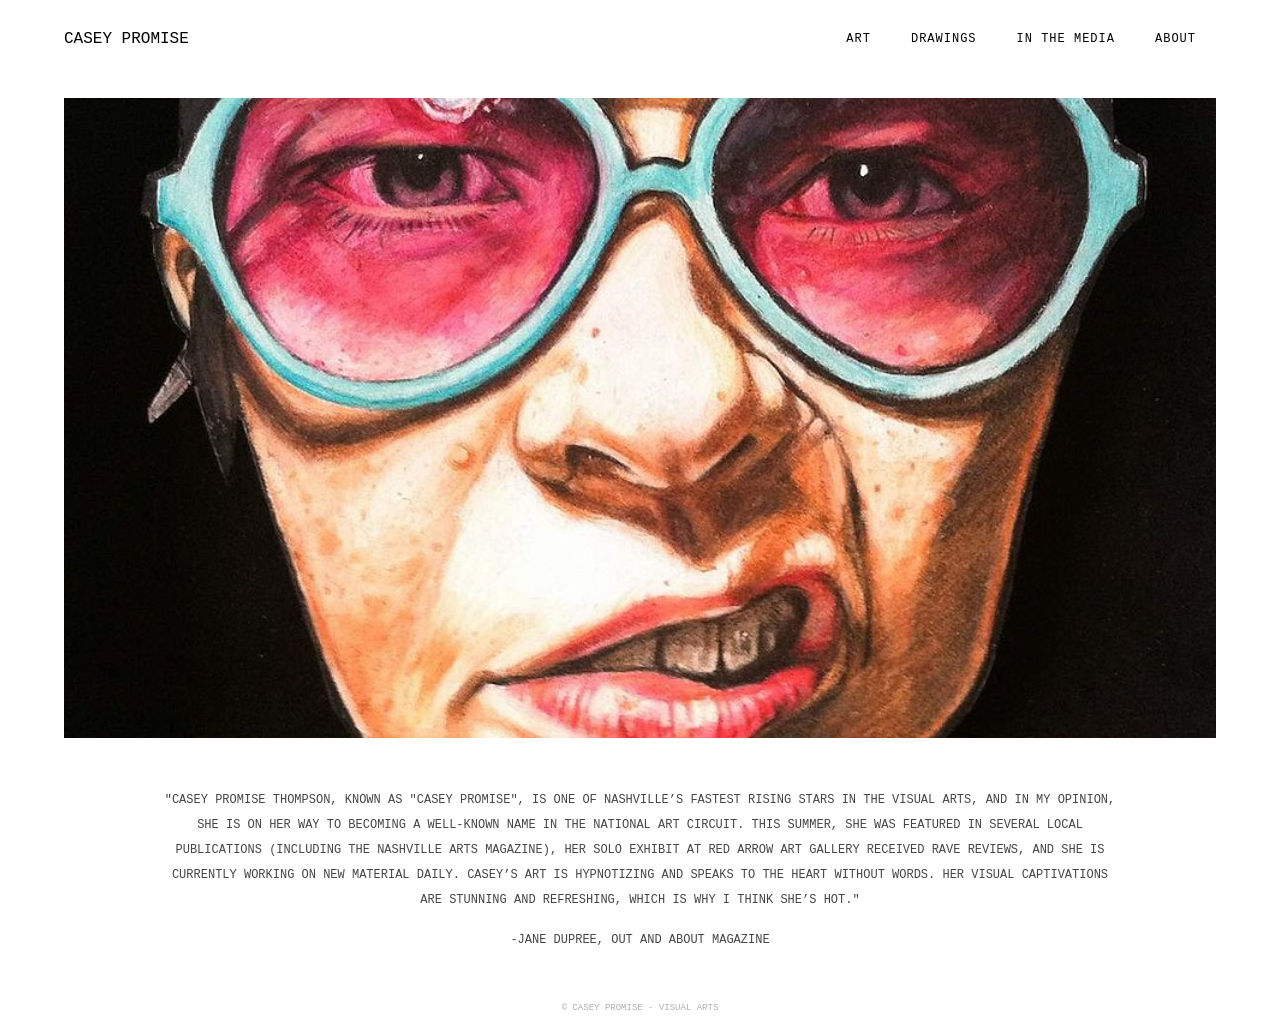
<file: index.html>
<!DOCTYPE html>
<html lang="en">
<head>
    <meta charset="UTF-8">
    <meta name="viewport" content="width=device-width, initial-scale=1.0">
    <title>Casey Promise - Visual Arts | Home</title>
</head>
<link rel="stylesheet" href="styles.css">
<body id="body">
    <div id="top_of_page"></div>
    <nav>
        <div class="name"><a href="index.html">casey promise</a></div>
        <div class="exports" id="exports">
            <a href="art.html">art</a>
            <a href="drawings.html">drawings</a>
            <a href="in_the_media.html">in the media</a>
            <a href="about.html">about</a>
        </div>
        <div class="menu-btn" onclick="viewMenu()" id="menuBtn"><div></div><div></div><div></div></div>
    </nav>
    <!-- s -->
    <div class="index-container-one">
        <img src="main1.JPG" alt="">
    </div>
    <div class="index-container-two">
        <p>"casey promise thompson, known as "casey promise", is one of nashville’s fastest rising stars in the visual arts, and in my opinion, she is on her way to becoming a well-known name in the national art circuit. this summer, she was featured in several local publications (including the nashville arts magazine), her solo exhibit at red arrow art gallery received rave reviews, and she is currently working on new material daily. casey’s art is hypnotizing and speaks to the heart without words. her visual captivations are stunning and refreshing, which is why i think she’s hot."</p>
        </br>
        <p style="margin-top: -10px;">-jane dupree, out and about magazine</p>
    </div>
    <!-- e -->
    <footer>© casey promise - visual arts</footer>
</body>
<script src="script.js"></script>
</html>
</file>
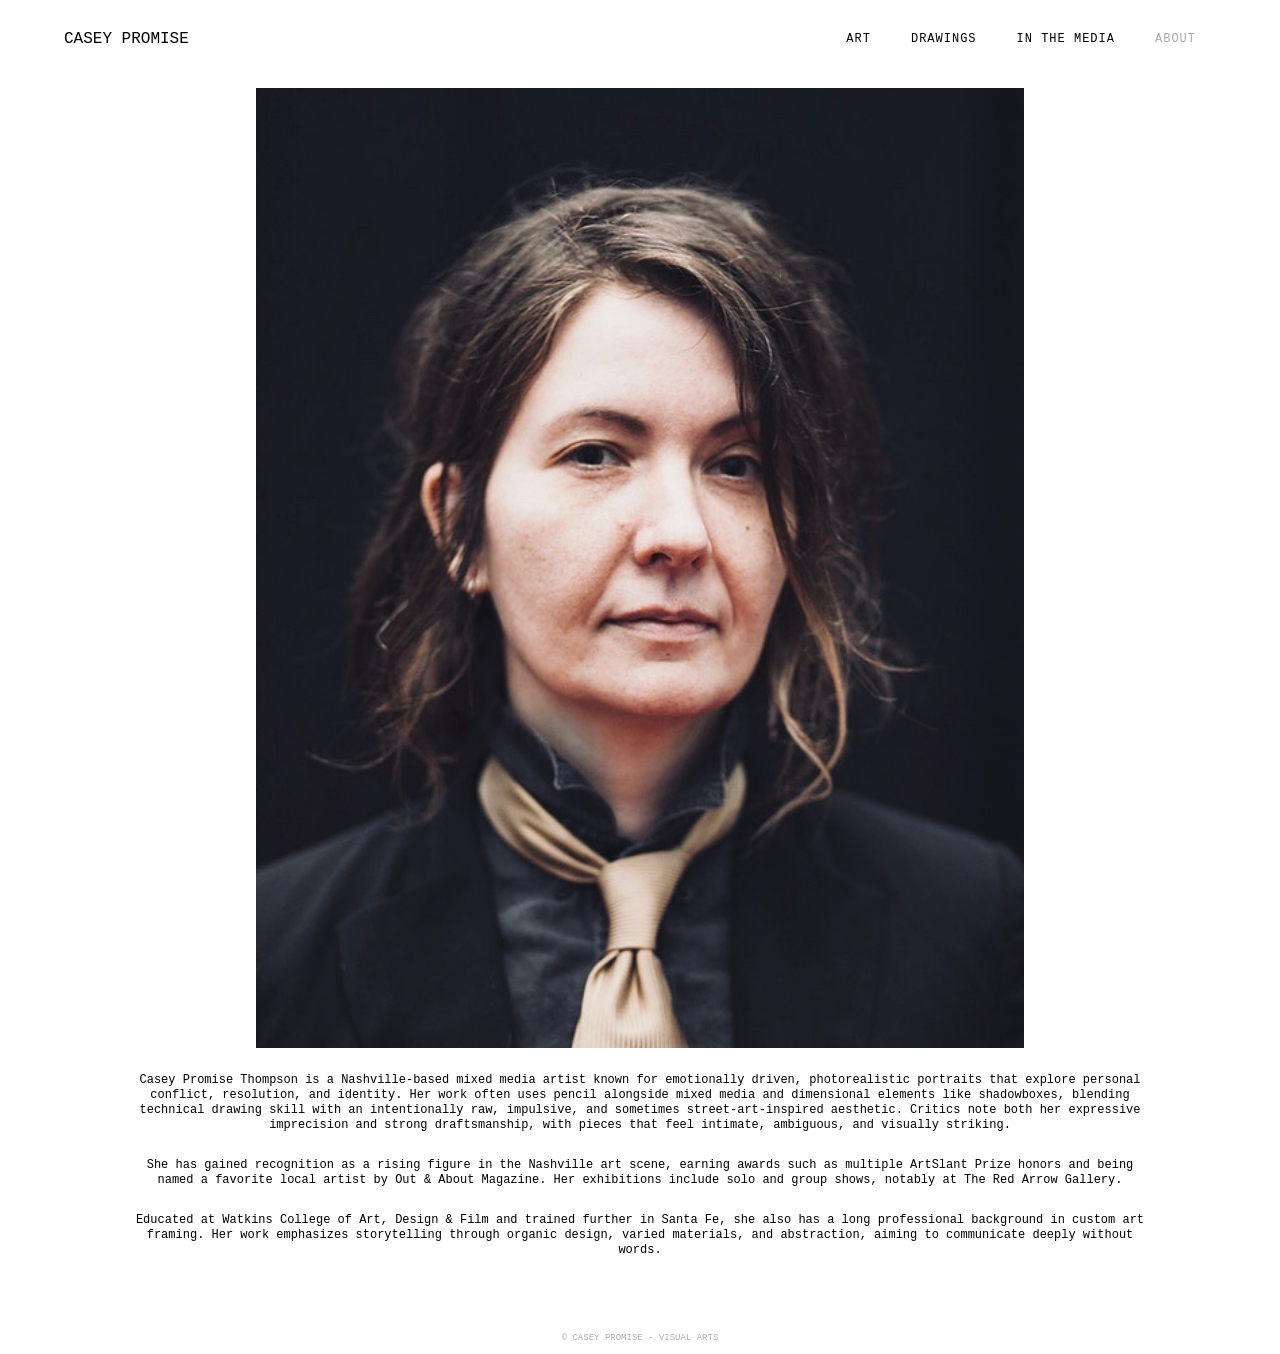
<file: about.html>
<!DOCTYPE html>
<html lang="en">
<head>
    <meta charset="UTF-8">
    <meta name="viewport" content="width=device-width, initial-scale=1.0">
    <title>Casey Promise - Visual Arts | About</title>
</head>
<body id="body">
    <div id="top_of_page"></div>
    <nav>
        <div class="name"><a href="index.html">casey promise</a></div>
        <div class="exports" id="exports">
            <a href="art.html">art</a>
            <a href="drawings.html">drawings</a>
            <a href="in_the_media.html">in the media</a>
            <a class = "active_link" href="about.html">about</a>
        </div>
        <div class="menu-btn" onclick="viewMenu()" id="menuBtn"><div></div><div></div><div></div></div>
    </nav>
    <!-- s -->
     <div class="about-container-one">
        <img src="c1.jpg" alt="">
        <p>Casey Promise Thompson is a Nashville-based mixed media artist known for emotionally driven, photorealistic portraits that explore personal conflict, resolution, and identity. Her work often uses pencil alongside mixed media and dimensional elements like shadowboxes, blending technical drawing skill with an intentionally raw, impulsive, and sometimes street-art-inspired aesthetic. Critics note both her expressive imprecision and strong draftsmanship, with pieces that feel intimate, ambiguous, and visually striking.</p>
        <p>She has gained recognition as a rising figure in the Nashville art scene, earning awards such as multiple ArtSlant Prize honors and being named a favorite local artist by Out & About Magazine. Her exhibitions include solo and group shows, notably at The Red Arrow Gallery.</p>
        <p>Educated at Watkins College of Art, Design & Film and trained further in Santa Fe, she also has a long professional background in custom art framing. Her work emphasizes storytelling through organic design, varied materials, and abstraction, aiming to communicate deeply without words.</p>
     </div>
    <!-- e -->
    <footer>© casey promise - visual arts</footer>
</body>
<link rel="stylesheet" href="styles.css">
<script src="script.js"></script>
</html>
</file>
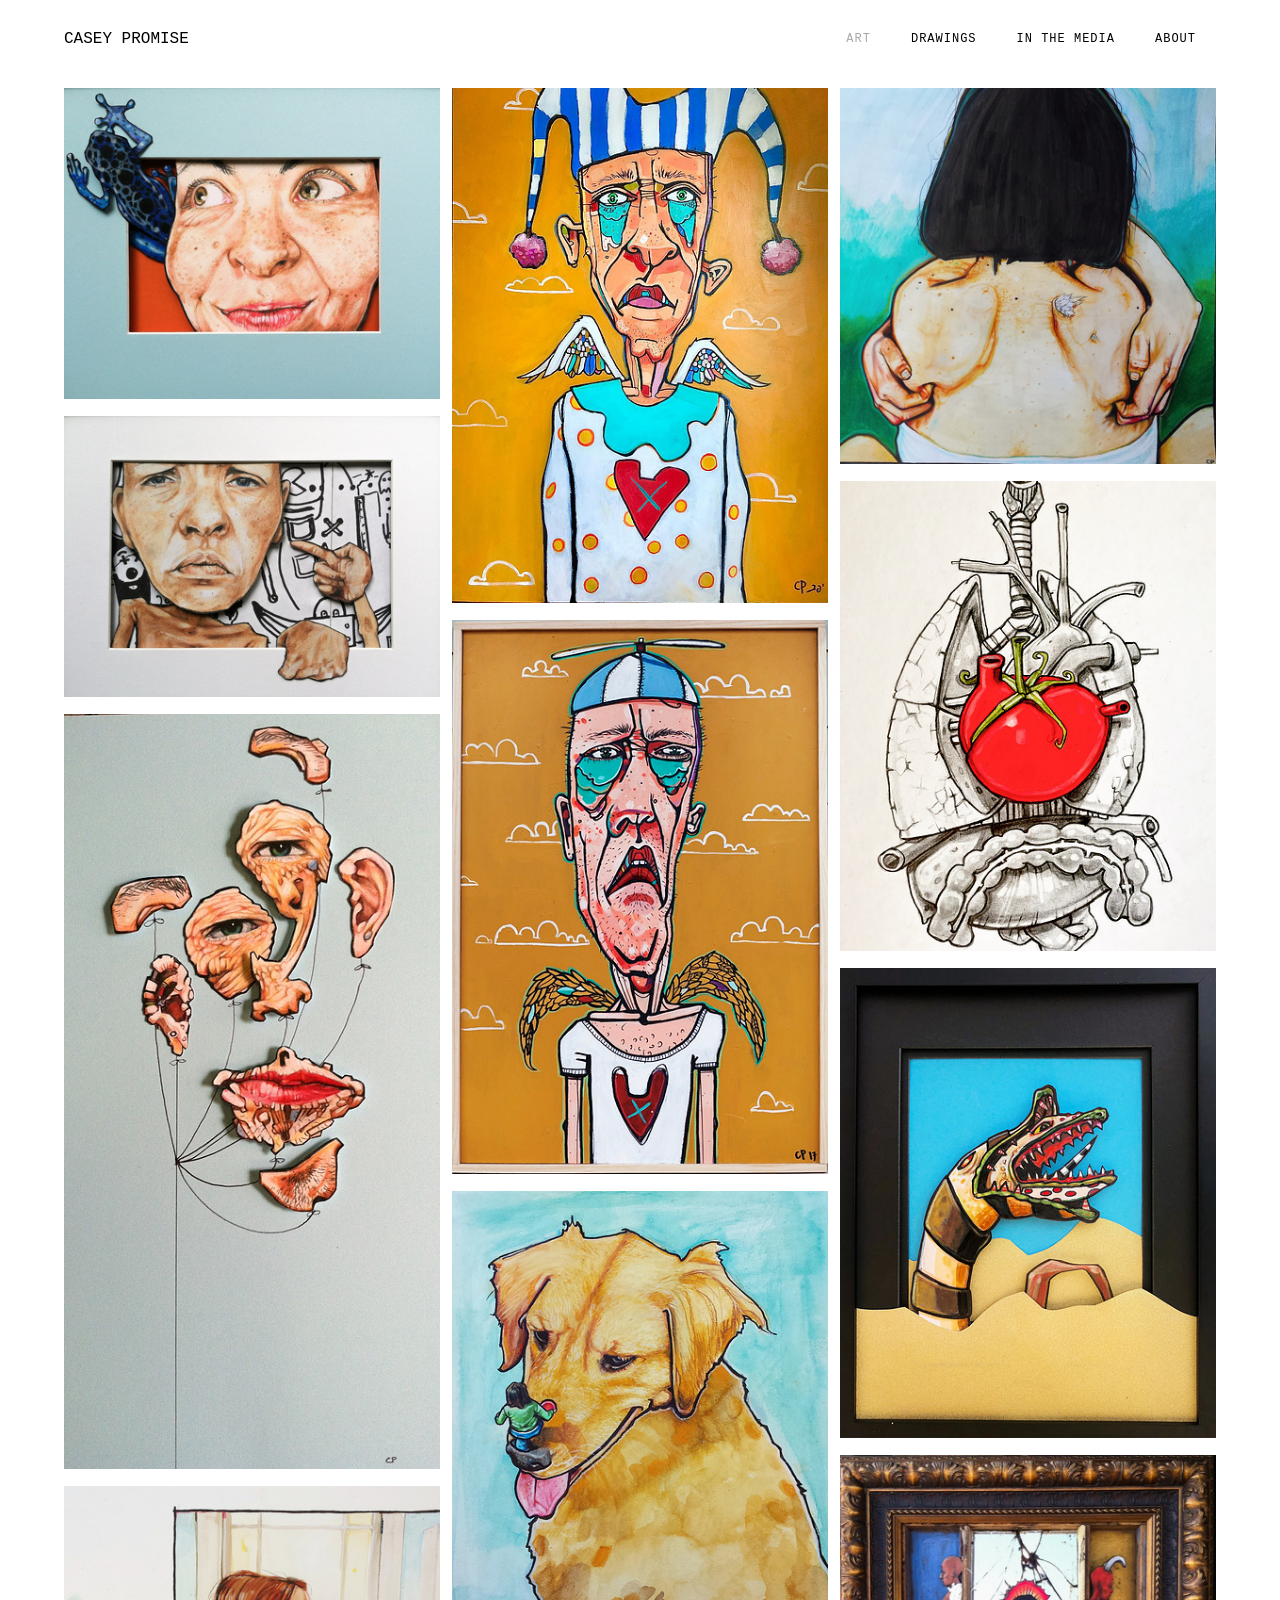
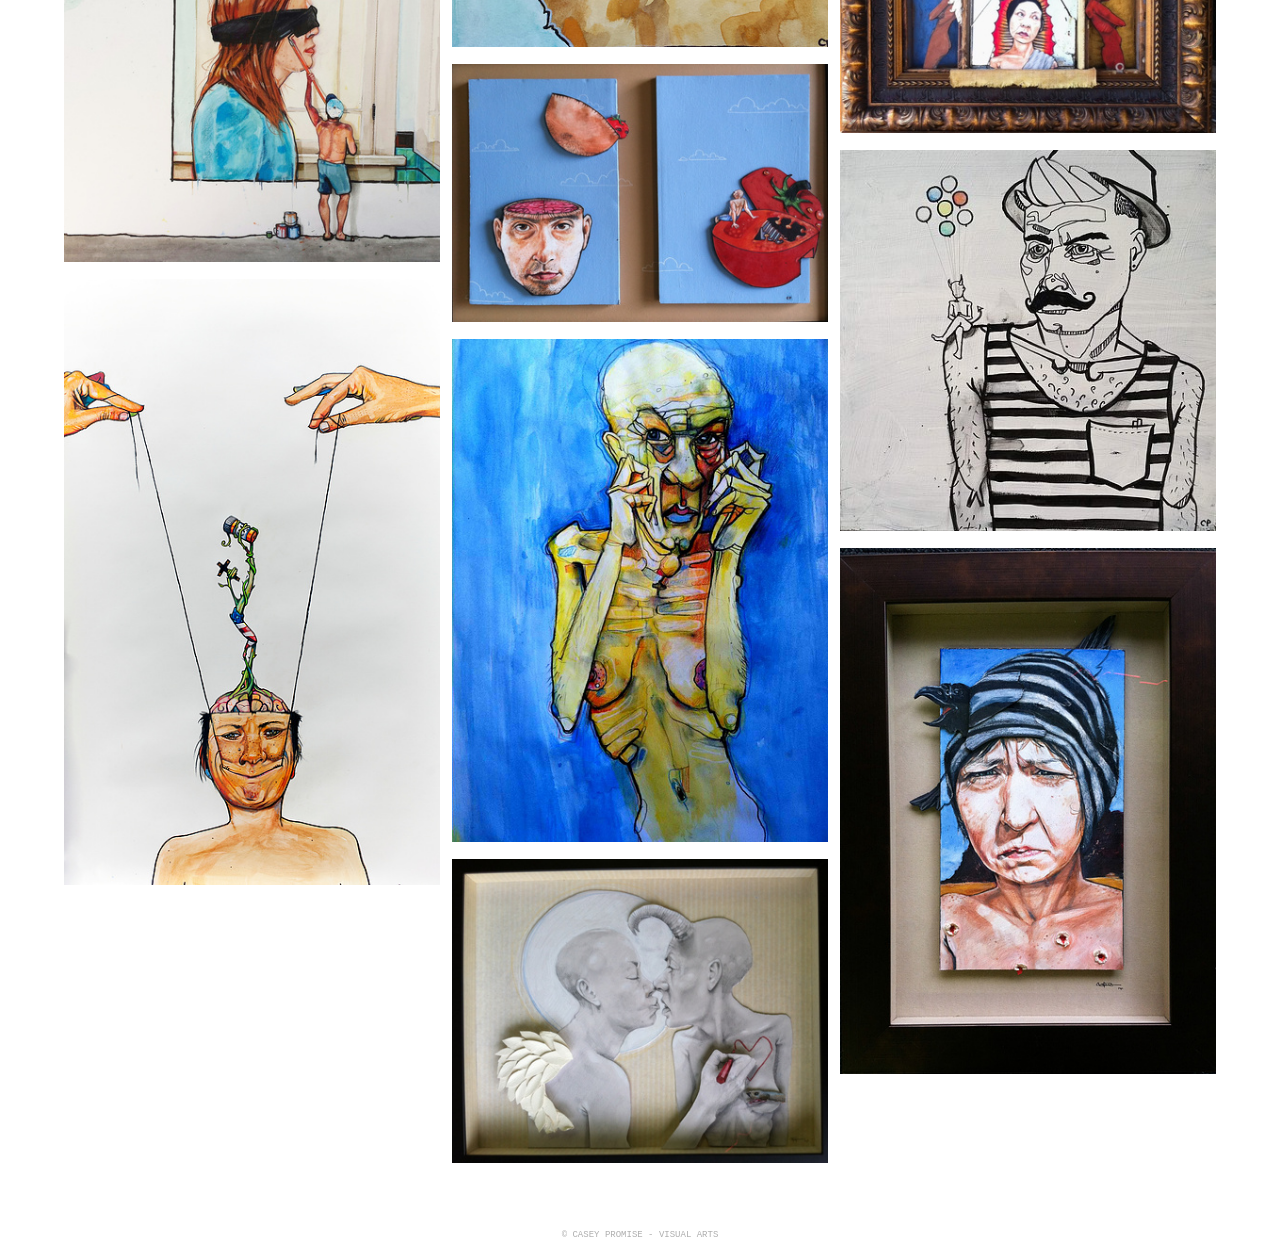
<file: art.html>
<!DOCTYPE html>
<html lang="en">
<head>
    <meta charset="UTF-8">
    <meta name="viewport" content="width=device-width, initial-scale=1.0">
    <title>Casey Promise - Visual Arts | Art</title>
</head>
<link rel="stylesheet" href="styles.css">
<body id="body">
    <div id="top_of_page"></div>
    <nav>
        <div class="name"><a href="index.html">casey promise</a></div>
        <div class="exports" id="exports">
            <a class = "active_link" href="art.html">art</a>
            <a href="drawings.html">drawings</a>
            <a href="in_the_media.html">in the media</a>
            <a href="about.html">about</a>
        </div>
        <div class="menu-btn" onclick="viewMenu()" id="menuBtn"><div></div><div></div><div></div></div>
    </nav>
    <!-- s -->
    <div class="art-container-one">
        <img src="a1.JPG" alt="">
        <img src="a2.JPG" alt="">
        <img src="a3.jpeg" alt="">
        <img src="a5.jpg" alt="">
        <img src="a6.jpg" alt="">
        <img src="a7.jpg" alt="">
        <img src="a8.jpg" alt="">
        <img src="a9.jpg" alt="">
        <img src="a10.JPG" alt="">
        <img src="a11.jpg" alt="">
        <img src="a12.jpg" alt="">
        <img src="a13.jpg" alt="">
        <img src="a14.jpg" alt="">
        <img src="a15.jpg" alt="">
        <img src="a16.JPG" alt="">
        <img src="a17.jpg" alt="">
        <img src="a18.jpg" alt="">
    </div>
    <!-- e -->
    <footer>© casey promise - visual arts</footer>
</body>
<script src="script.js"></script>
</html>
</file>
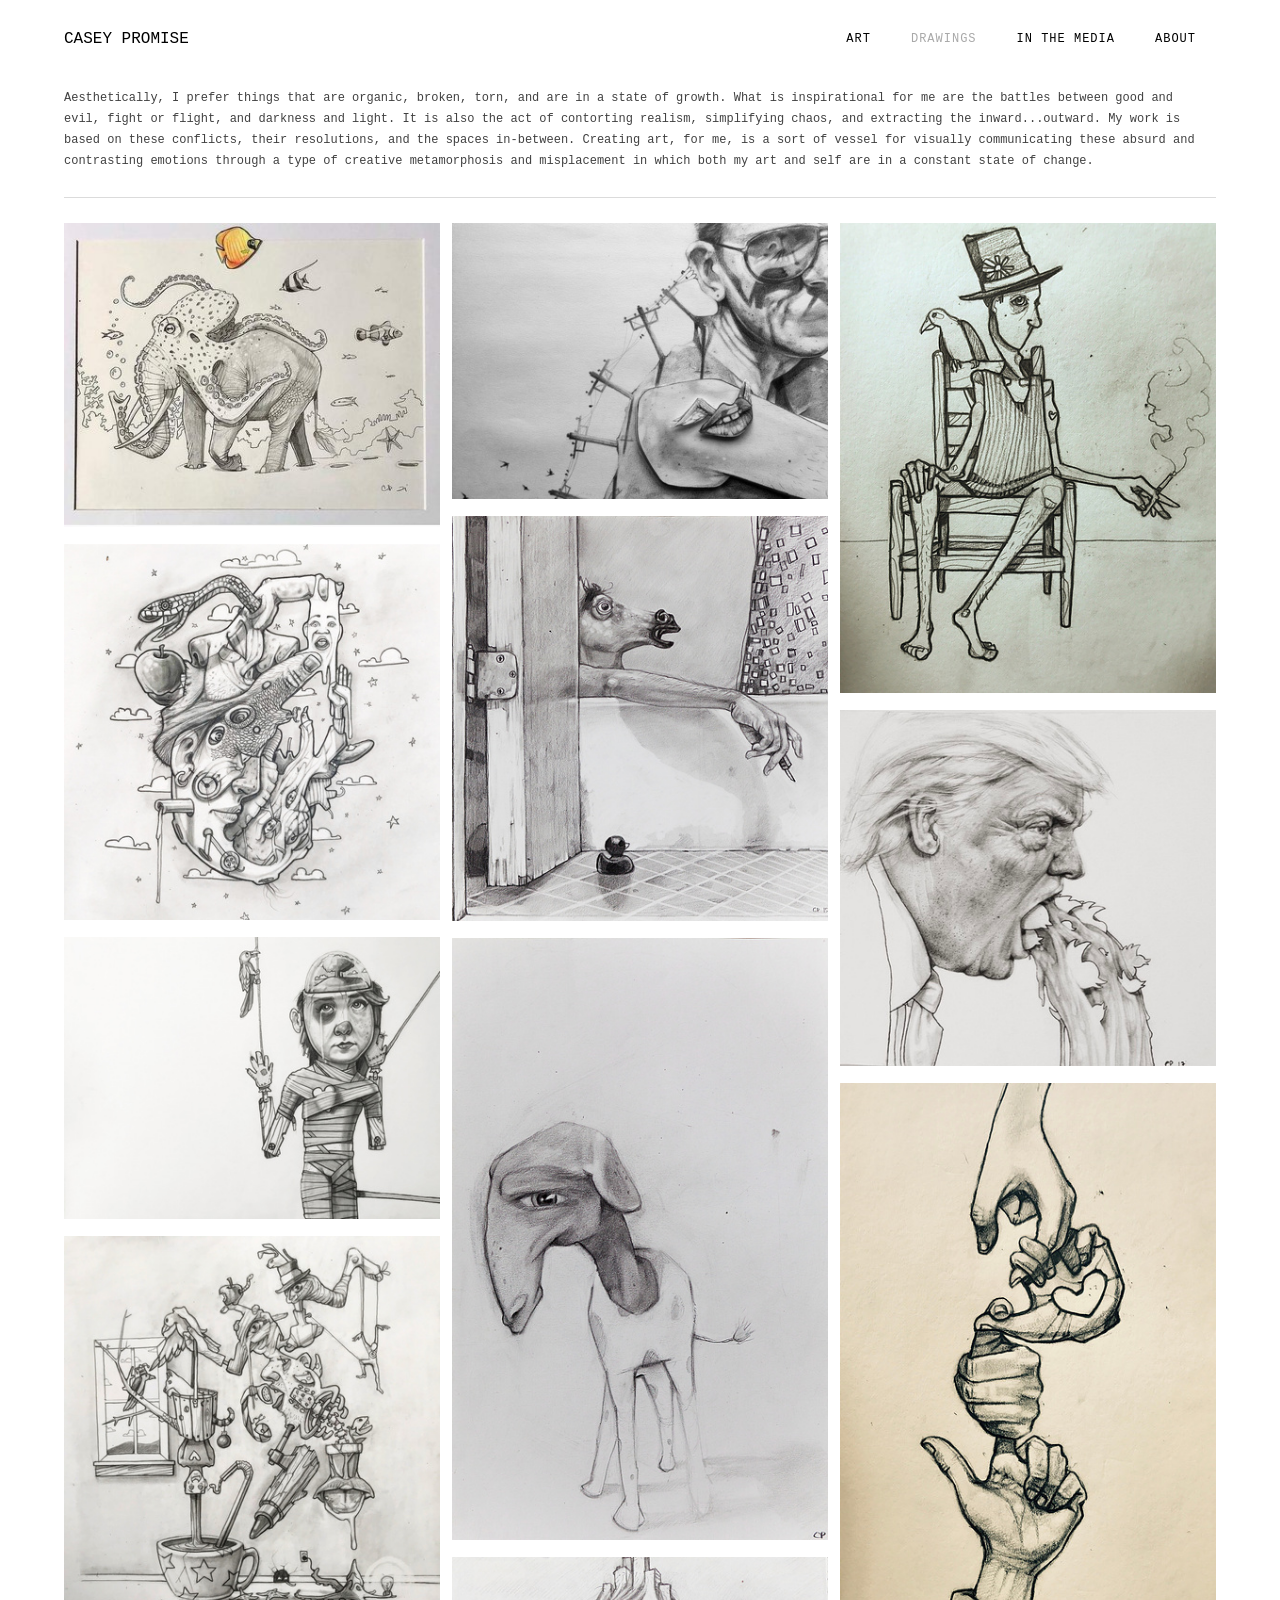
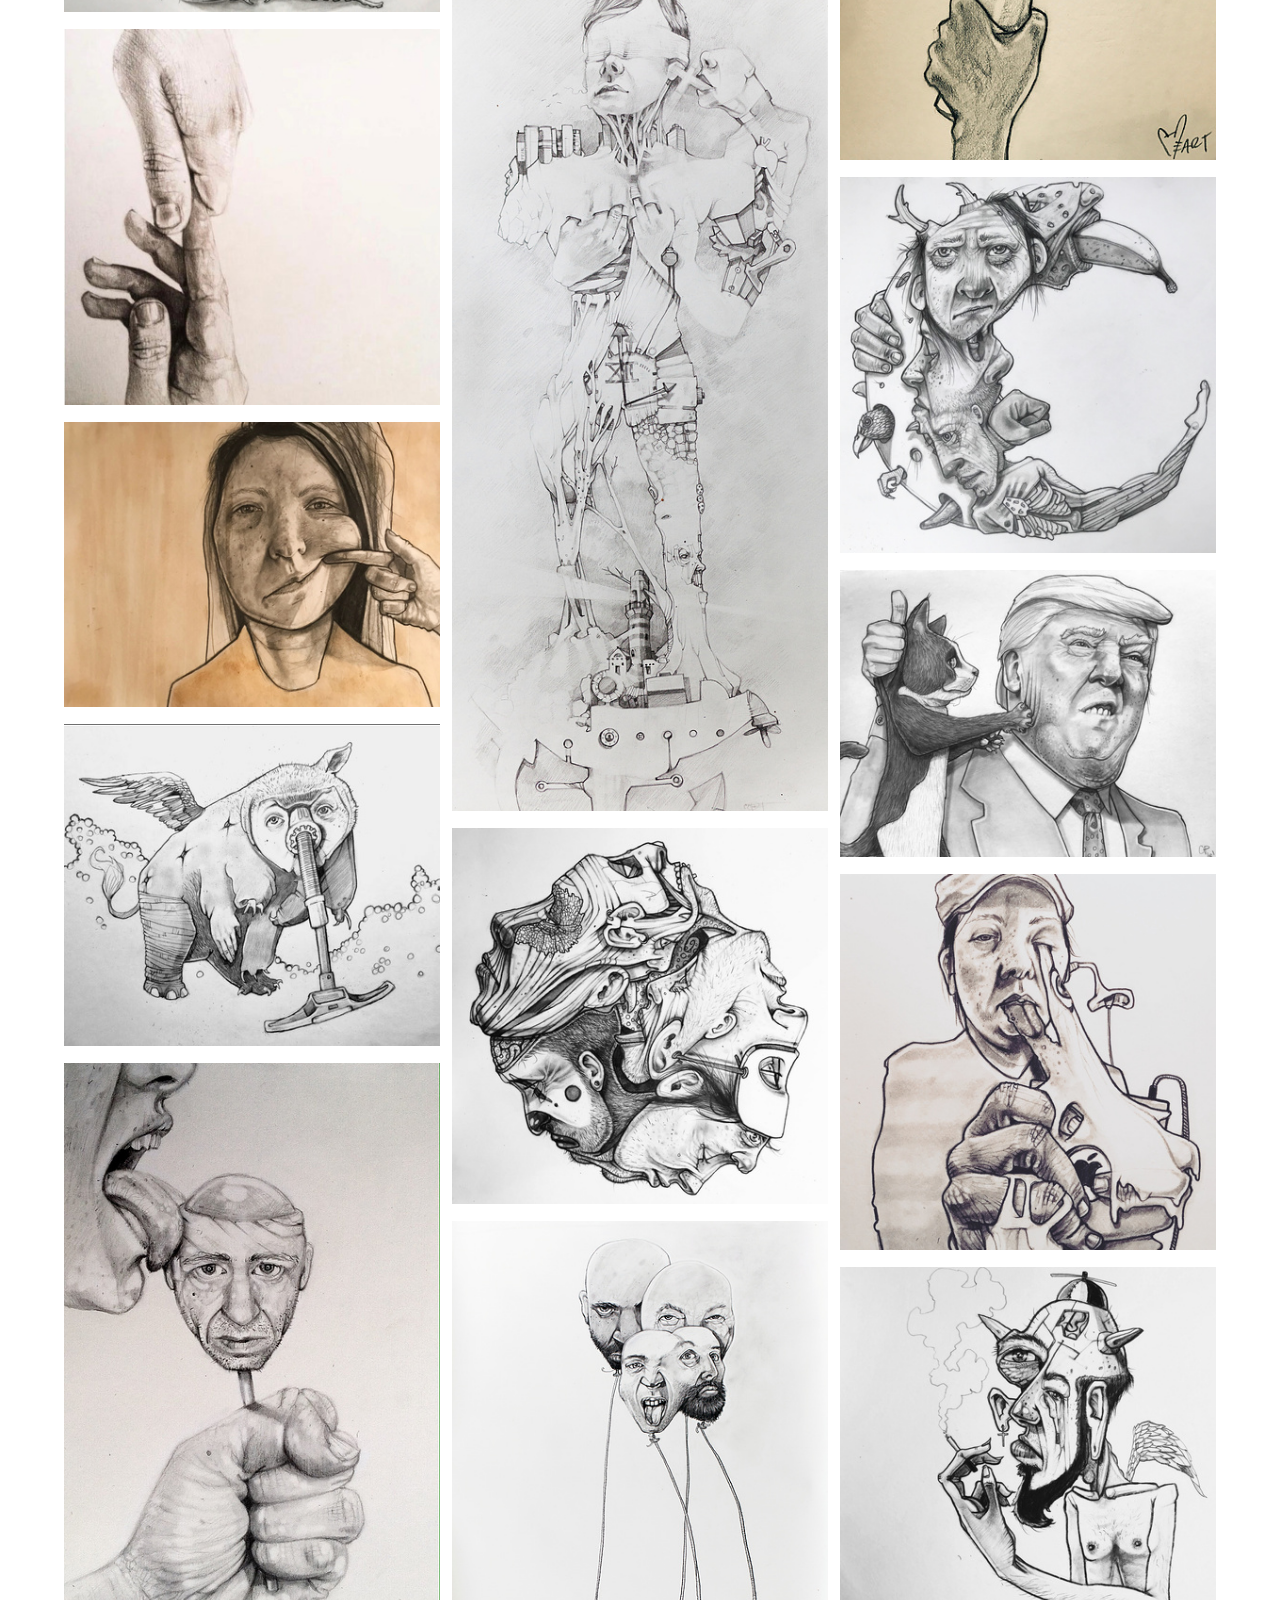
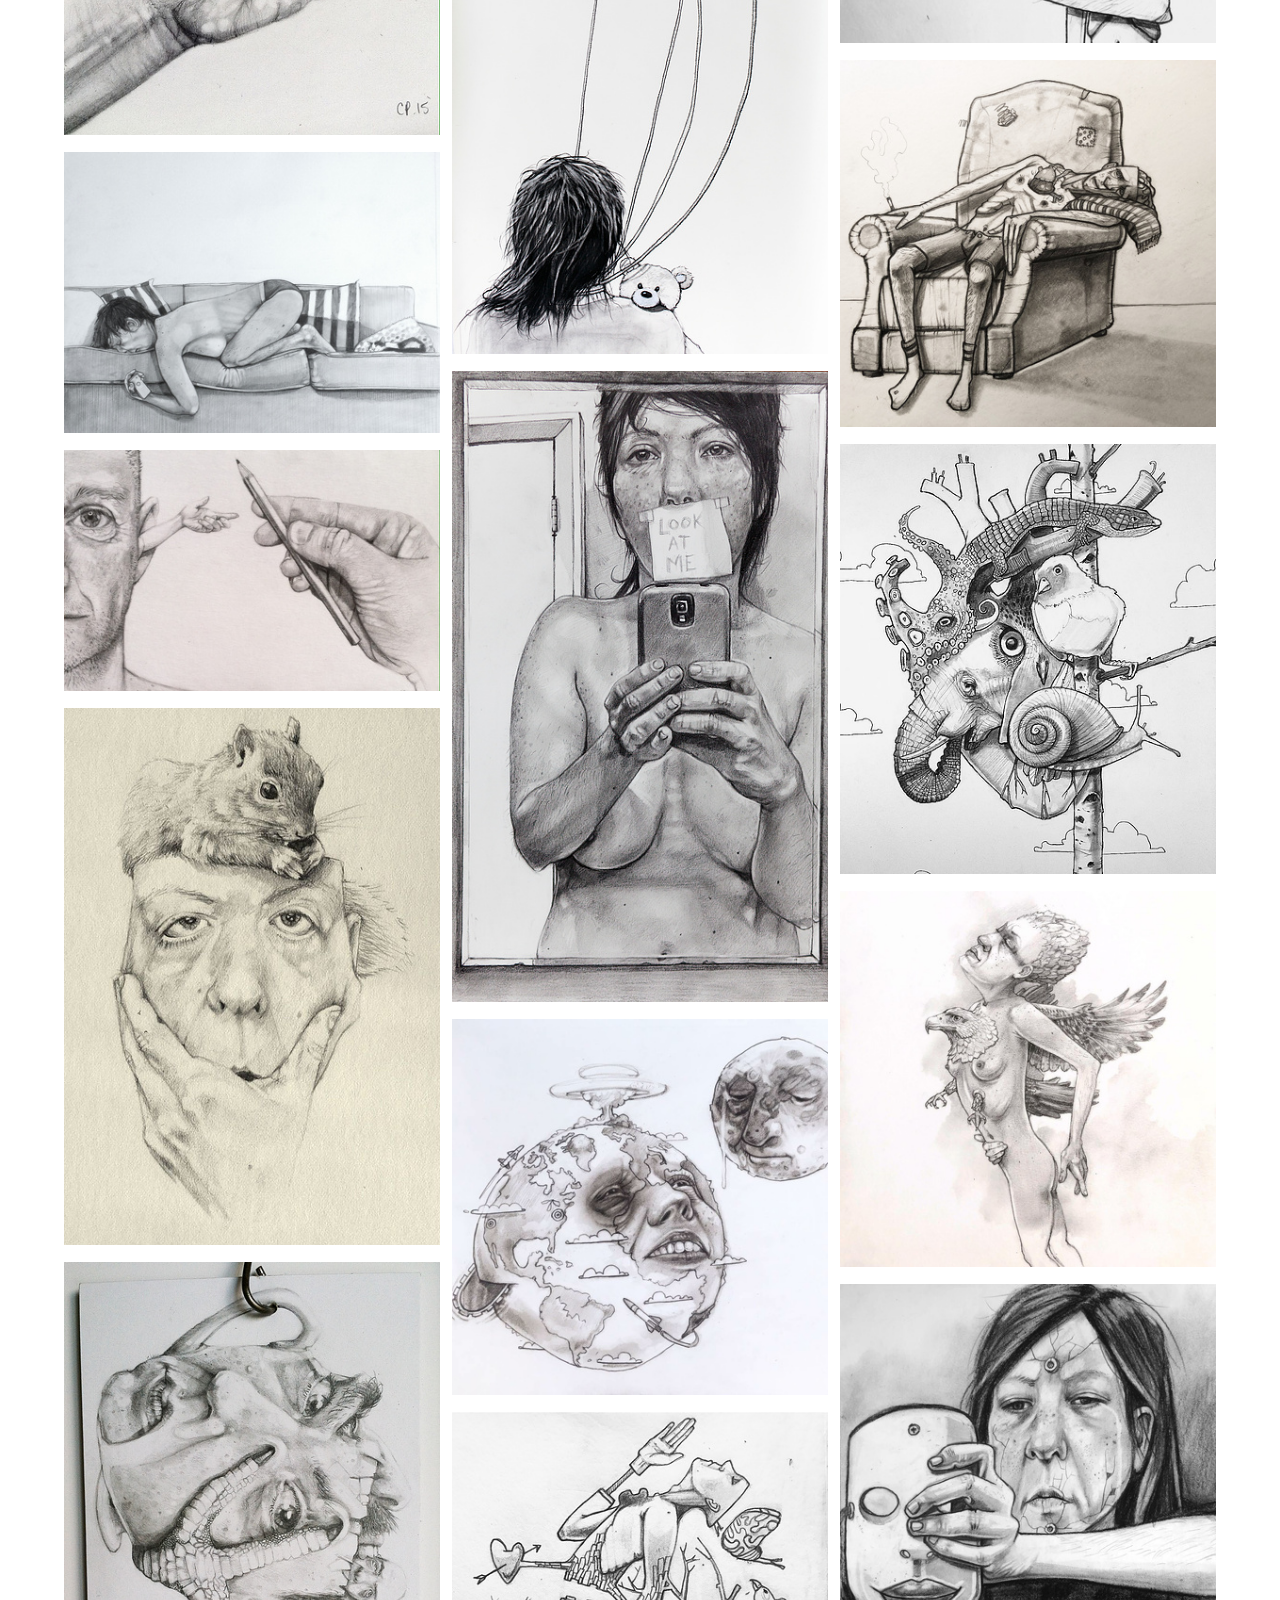
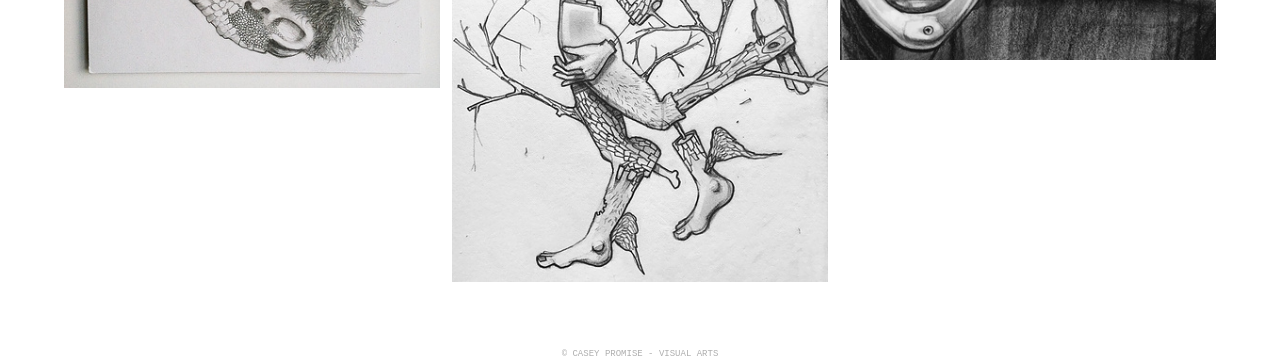
<file: drawings.html>
<!DOCTYPE html>
<html lang="en">
<head>
    <meta charset="UTF-8">
    <meta name="viewport" content="width=device-width, initial-scale=1.0">
    <title>Casey Promise - Visual Arts | Drawings</title>
</head>
<link rel="stylesheet" href="styles.css">
<body id="body">
    <div id="top_of_page"></div>
    <nav>
        <div class="name"><a href="index.html">casey promise</a></div>
        <div class="exports" id="exports">
            <a href="art.html">art</a>
            <a class = "active_link" href="drawings.html">drawings</a>
            <a href="in_the_media.html">in the media</a>
            <a href="about.html">about</a>
        </div>
        <div class="menu-btn" onclick="viewMenu()" id="menuBtn"><div></div><div></div><div></div></div>
    </nav>
    <!-- s -->
     <div class="drawings-container-one">
        <p>Aesthetically, I prefer things that are organic, broken, torn, and are in a state of growth. What is inspirational for me are the battles between good and evil, fight or flight, and darkness and light. It is also the act of contorting realism, simplifying chaos, and extracting the inward...outward. My work is based on these conflicts, their resolutions, and the spaces in-between. Creating art, for me, is a sort of vessel for visually communicating these absurd and contrasting emotions through a type of creative metamorphosis and misplacement in which both my art and self are in a constant state of change. </p>
     </div>
     <div class="drawings-container-two">
        <img src="b1.jpg" alt="b1">
        <img src="b2.jpg" alt="b2">
        <img src="b3.jpg" alt="b3">
        <img src="b4.jpg" alt="b4">
        <img src="b5.jpg" alt="b5">
        <img src="b6.jpg" alt="b6">
        <img src="b7.jpg" alt="b7">
        <img src="b8.jpg" alt="b8">
        <img src="b9.jpg" alt="b9">
        <img src="b10.jpg" alt="b10">
        <img src="b11.jpg" alt="b11">
        <img src="b12.JPG" alt="b12">
        <img src="b13.jpg" alt="b13">
        <img src="b14.jpg" alt="b14">
        <img src="b15.jpg" alt="b15">
        <img src="b16.jpg" alt="b16">
        <img src="b17.jpg" alt="b17">
        <img src="b18.jpg" alt="b18">
        <img src="b19.jpg" alt="b19">
        <img src="b20.jpg" alt="b20">
        <img src="b21.jpg" alt="b21">
        <img src="b22.jpg" alt="b22">
        <img src="b23.jpg" alt="b23">
        <img src="b24.jpg" alt="b24">
        <img src="b25.jpg" alt="b25">
        <img src="b26.jpg" alt="b26">
        <img src="b27.jpg" alt="b27">
        <img src="b28.jpg" alt="b28">
        <img src="b29.jpg" alt="b29">
        <img src="b30.jpg" alt="b30">
        <img src="b31.jpg" alt="b31">
        <img src="b32.jpg" alt="b32">
     </div>
    <!-- e -->
    <footer>© casey promise - visual arts</footer>
</body>
<script src="script.js"></script>
</html>
</file>
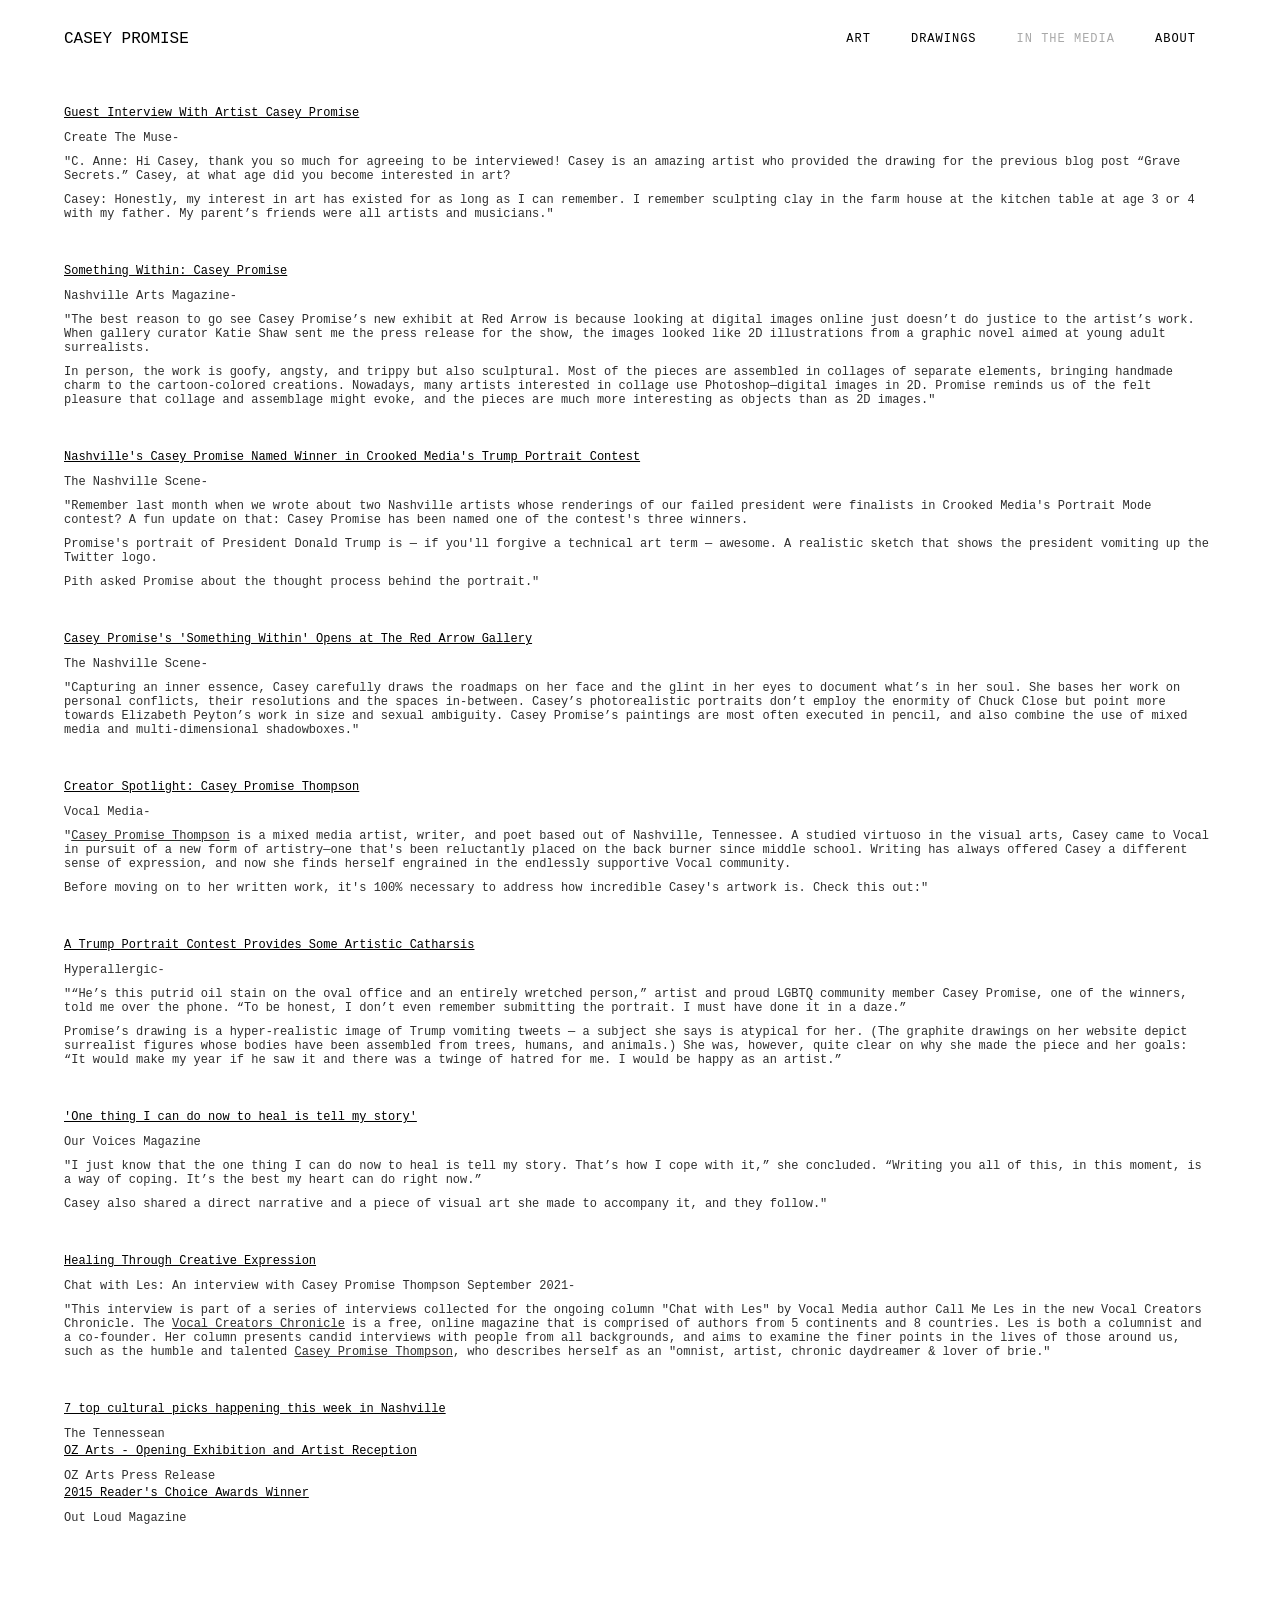
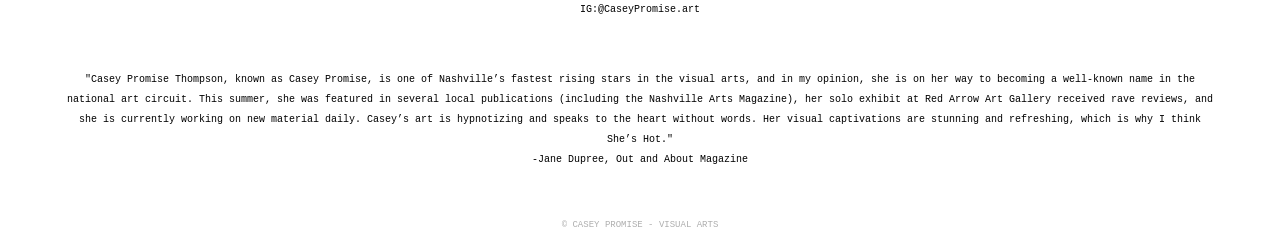
<file: in_the_media.html>
<!DOCTYPE html>
<html lang="en">
<head>
    <meta charset="UTF-8">
    <meta name="viewport" content="width=device-width, initial-scale=1.0">
    <title>Casey Promise - Visual Arts | In The Media</title>
</head>
<link rel="stylesheet" href="styles.css">
<body id="body">
    <div id="top_of_page"></div>
    <nav>
        <div class="name"><a href="index.html">casey promise</a></div>
        <div class="exports" id="exports">
            <a href="art.html">art</a>
            <a href="drawings.html">drawings</a>
            <a class = "active_link" href="in_the_media.html">in the media</a>
            <a href="about.html">about</a>
        </div>
        <div class="menu-btn" onclick="viewMenu()" id="menuBtn"><div></div><div></div><div></div></div>
    </nav>
    <!-- s -->
     <div class="in_the_media-container-one">
        <div class="box">
            <span><a href="#">Guest Interview With Artist Casey Promise</a></span>
            <p>Create The Muse-</p>
            <link rel="stylesheet" href="styles.css"><p>"C. Anne: Hi Casey, thank you so much for agreeing to be interviewed! Casey is an amazing artist who provided the drawing for the previous blog post “Grave Secrets.” Casey, at what age did you become interested in art?</p>
            <p>Casey: Honestly, my interest in art has existed for as long as I can remember. I remember sculpting clay in the farm house at the kitchen table at age 3 or 4 with my father. My parent’s friends were all artists and musicians."</p>
        </div>
        <div class="box">
            <span><a href="#">Something Within: Casey Promise</a></span>
            <p>Nashville Arts Magazine-</p>
            <p>"The best reason to go see Casey Promise’s new exhibit at Red Arrow is because looking at digital images online just doesn’t do justice to the artist’s work. When gallery curator Katie Shaw sent me the press release for the show, the images looked like 2D illustrations from a graphic novel aimed at young adult surrealists.</p>
            <p>In person, the work is goofy, angsty, and trippy but also sculptural. Most of the pieces are assembled in collages of separate elements, bringing handmade charm to the cartoon-colored creations. Nowadays, many artists interested in collage use Photoshop—digital images in 2D. Promise reminds us of the felt pleasure that collage and assemblage might evoke, and the pieces are much more interesting as objects than as 2D images."</p>
        </div>
        <div class="box">
            <span><a href="#">Nashville's Casey Promise Named Winner in Crooked Media's Trump Portrait Contest</a></span>
            <p>The Nashville Scene-</p>
            <p>"Remember last month when we wrote about two Nashville artists whose renderings of our failed president were finalists in Crooked Media's Portrait Mode contest? A fun update on that: Casey Promise has been named one of the contest's three winners. </p>
            <p>Promise's portrait of President Donald Trump is — if you'll forgive a technical art term — awesome. A realistic sketch that shows the president vomiting up the Twitter logo.</p>
            <p>Pith asked Promise about the thought process behind the portrait."</p>
        </div>
        <div class="box">
            <span><a href="#">Casey Promise's 'Something Within' Opens at The Red Arrow Gallery</a></span>
            <p>The Nashville Scene-</p>
            <p>"Capturing an inner essence, Casey carefully draws the roadmaps on her face and the glint in her eyes to document what’s in her soul. She bases her work on personal conflicts, their resolutions and the spaces in-between. Casey’s photorealistic portraits don’t employ the enormity of Chuck Close but point more towards Elizabeth Peyton’s work in size and sexual ambiguity. Casey Promise’s paintings are most often executed in pencil, and also combine the use of mixed media and multi-dimensional shadowboxes."</p>
        </div>
        <div class="box">
            <span><a href="#">Creator Spotlight: Casey Promise Thompson</a></span>
            <p>Vocal Media-</p>
            <p>"<span>Casey Promise Thompson</span> is a mixed media artist, writer, and poet based out of Nashville, Tennessee. A studied virtuoso in the visual arts, Casey came to Vocal in pursuit of a new form of artistry—one that's been reluctantly placed on the back burner since middle school. Writing has always offered Casey a different sense of expression, and now she finds herself engrained in the endlessly supportive Vocal community.</p>
            <p>Before moving on to her written work, it's 100% necessary to address how incredible Casey's artwork is. Check this out:"</p>
        </div>
        <div class="box">
            <span><a href="#">A Trump Portrait Contest Provides Some Artistic Catharsis</a></span>
            <p>Hyperallergic-</p>
            <p>"“He’s this putrid oil stain on the oval office and an entirely wretched person,” artist and proud LGBTQ community member Casey Promise, one of the winners, told me over the phone. “To be honest, I don’t even remember submitting the portrait. I must have done it in a daze.”</p>
            <p>Promise’s drawing is a hyper-realistic image of Trump vomiting tweets — a subject she says is atypical for her. (The graphite drawings on her website depict surrealist figures whose bodies have been assembled from trees, humans, and animals.) She was, however, quite clear on why she made the piece and her goals: “It would make my year if he saw it and there was a twinge of hatred for me. I would be happy as an artist.”</p>
        </div>
        <div class="box">
            <span><a href="#">'One thing I can do now to heal is tell my story'</a></span>
            <p>Our Voices Magazine</p>
            <p>"I just know that the one thing I can do now to heal is tell my story. That’s how I cope with it,” she concluded. “Writing you all of this, in this moment, is a way of coping. It’s the best my heart can do right now.”</p>
            <p>Casey also shared a direct narrative and a piece of visual art she made to accompany it, and they follow."</p>
        </div>
        <div class="box">
            <span><a href="#">Healing Through Creative Expression</a></span>
            <p>Chat with Les: An interview with Casey Promise Thompson September 2021-</p>
            <p>"This interview is part of a series of interviews collected for the ongoing column "Chat with Les" by Vocal Media author Call Me Les in the new Vocal Creators Chronicle. The <span>Vocal Creators Chronicle</span> is a free, online magazine that is comprised of authors from 5 continents and 8 countries. Les is both a columnist and a co-founder. Her column presents candid interviews with people from all backgrounds, and aims to examine the finer points in the lives of those around us, such as the humble and talented <span>Casey Promise Thompson</span>, who describes herself as an "omnist, artist, chronic daydreamer & lover of brie."</p>
        </div>
        <div class="box" style="width: 100%;margin-bottom: -25px;">
            <span><a href="#">7 top cultural picks happening this week in Nashville</a></span>
            <p>The Tennessean</p>
        </div>
        <div class="box" style="width: 100%;margin-bottom: -25px;">
            <span><a href="#">OZ Arts - Opening Exhibition and Artist Reception</a></span>
            <p>OZ Arts Press Release</p>
        </div>
        <div class="box" style="width: 100%;">
            <span><a href="#">2015 Reader's Choice Awards Winner</a></span>
            <p>Out Loud Magazine</p>
        </div>
    </div>
    <div class="in_the_media-container-two">
        <p>IG:<a href="https://www.instagram.com/caseypromise.art/">@CaseyPromise.art</a></p>
        <p>"Casey Promise Thompson, known as Casey Promise, is one of Nashville’s fastest rising stars in the visual arts, and in my opinion, she is on her way to becoming a well-known name in the national art circuit. This summer, she was featured in several local publications (including the Nashville Arts Magazine), her solo exhibit at Red Arrow Art Gallery received rave reviews, and she is currently working on new material daily. Casey’s art is hypnotizing and speaks to the heart without words. Her visual captivations are stunning and refreshing, which is why I think She’s Hot."</br>-Jane Dupree, Out and About Magazine</p>
    </div>
    <!-- e -->
    <footer>© casey promise - visual arts</footer>
</body>
<script src="script.js"></script>
</html>
</file>
<file: styles.css>
:root{
    --mainFontColor: black;
    --secondaryFontColor: rgba(0, 0, 0, 0.729);
    --fontHoverColor: rgba(0, 0, 0, 0.484);
    --mainFont: Inconsolata, monospace;
    --smallFontSize: 12px;
    --miniFontSize: 9px;
    --containerWidth: 90%;
}
@keyframes fade-in{
    0%{
        opacity: 0;
    }
    100%{
        opacity: 1;
    }
}
*{
    margin: 0;
    padding: 0;
    font-family: var(--mainFont);
    animation: fade-in 2s;
}
html{
    scroll-behavior: smooth;
}
body{
    background-color: white;
}
body.active{
    overflow: hidden;
}
a{
    text-decoration: none;
    color: var(--mainFontColor);
}
.active_link{
    color: rgba(0, 0, 0, 0.342);
}
nav{
    width: 90%;
    display: flex;
    justify-content: space-between;
    margin: 30px auto 40px auto;
    align-items: center;
}
nav .name a{
    display: flex;
    text-transform: uppercase;
    z-index: 5;
    transition: .25s ease-in-out;
    position: relative;
}
nav .name a:hover{
    color: var(--fontHoverColor);
}
nav .exports{
    display: flex;
}
nav .exports a{
    margin: auto 20px;
    transition: .25s ease-in-out;
    text-transform: uppercase;
    letter-spacing: 1px;
    font-size: var(--smallFontSize);
}
nav .exports a:hover{
    color: var(--fontHoverColor);
}
nav .menu-btn{
    display: none;
    flex-direction: column;
    width: 17px;
    height: 12px;
    justify-content: space-between;
    cursor: pointer;
    z-index: 5;
}
nav .menu-btn div{
    background-color: black;
    width: 100%;
    height: 2px;
    transition: .1s ease-in-out;
}
nav .menu-btn.active div:nth-child(1){
    transform: translateY(6px) rotate(45deg);
}
nav .menu-btn.active div:nth-child(2){
    opacity: 0;
}
nav .menu-btn.active div:nth-child(3){
    transform: translateY(-4px) rotate(-45deg);
}
footer{
    width: var(--containerWidth);
    text-align: center;
    margin: 50px auto 10px auto;
    color: rgba(0, 0, 0, 0.32);
    font-size: var(--miniFontSize);
    text-transform: uppercase;
    pointer-events: none;
}
.index-container-one{
    display: flex;
    flex-direction: column;
    width: var(--containerWidth);
    margin: 50px auto;
}
.index-container-one img{
    width: 100%;
}
.index-container-two{
    width: 75%;
    text-align: center;
    text-transform: uppercase;
    font-size: var(--smallFontSize);
    line-height: 25px;
    color: var(--secondaryFontColor);
    margin: auto;
}
.art-container-one {
    width: 90%;
    margin: 25px auto;
    column-width: 300px;
    column-gap: 12px;
}
.art-container-one img {
  width: 100%;
  margin-bottom: 12px;
  transition: .15s ease-in-out;
  cursor: pointer;
}
.in_the_media-container-one{
    display: flex;
    flex-direction: column;
    width: 90%;
    margin: auto;
    align-items: center;
}
.in_the_media-container-one .box{
    margin: 15px auto;
}
.in_the_media-container-one .box span{
    text-decoration: underline;
    font-size: var(--smallFontSize);
}
.in_the_media-container-one .box p{
    font-size: var(--smallFontSize);
    margin: 10px auto;
    color: rgba(0, 0, 0, 0.822);
}
.in_the_media-container-two{
    text-align: center;
    width: 90%;
    margin: auto;
}
.in_the_media-container-two p{
    font-size: 10px;
    margin: 50px auto;
    line-height: 20px;
}
.drawings-container-one{
    width: 90%;
    font-size: var(--smallFontSize);
    margin: auto;
    border-bottom: solid rgba(0, 0, 0, 0.143) 1px;
    padding: 0px 0px 25px 0px;
}
.drawings-container-one p{
    color: rgba(0, 0, 0, 0.748);
    line-height: 21px;
}
.drawings-container-two{
    width: 90%;
    margin: 25px auto;
    column-width: 300px;
    column-gap: 12px;
}
.drawings-container-two img{
  width: 100%;
  margin-bottom: 12px;
  transition: .15s ease-in-out;
  cursor: pointer;
}
.about-container-one{
    width: 80%;
    margin: auto;
    display: flex;
    flex-direction: column;
    align-items: center;
}
.about-container-one img{
    width: 75%;
    margin-bottom: 25px;
}
.about-container-one p{
    font-size: var(--smallFontSize);
    text-align: center;
    line-height: 15px;
    margin-bottom: 25px;
}
@media(max-width:675px){
    nav .exports{
        display: none;
        flex-direction: column;
        background-color: rgba(255, 255, 255, 0.975);
        position: absolute;
        top: 0;
        left: 0;
        width: 100%;
        height: 110%;
        text-align: center;
        justify-content: center;
    }
    nav .exports.active{
        display: flex;
    }
    nav .exports a{
        margin: 21px auto;
    }
    nav .menu-btn{
        display: flex;
    }
    .index-container-two{
        width: var(--containerWidth);
    }
    .art-container-one {
        column-width: 150px;
    }
    .drawings-container-two{
        column-width: 150px;
    }   
}
</file>
